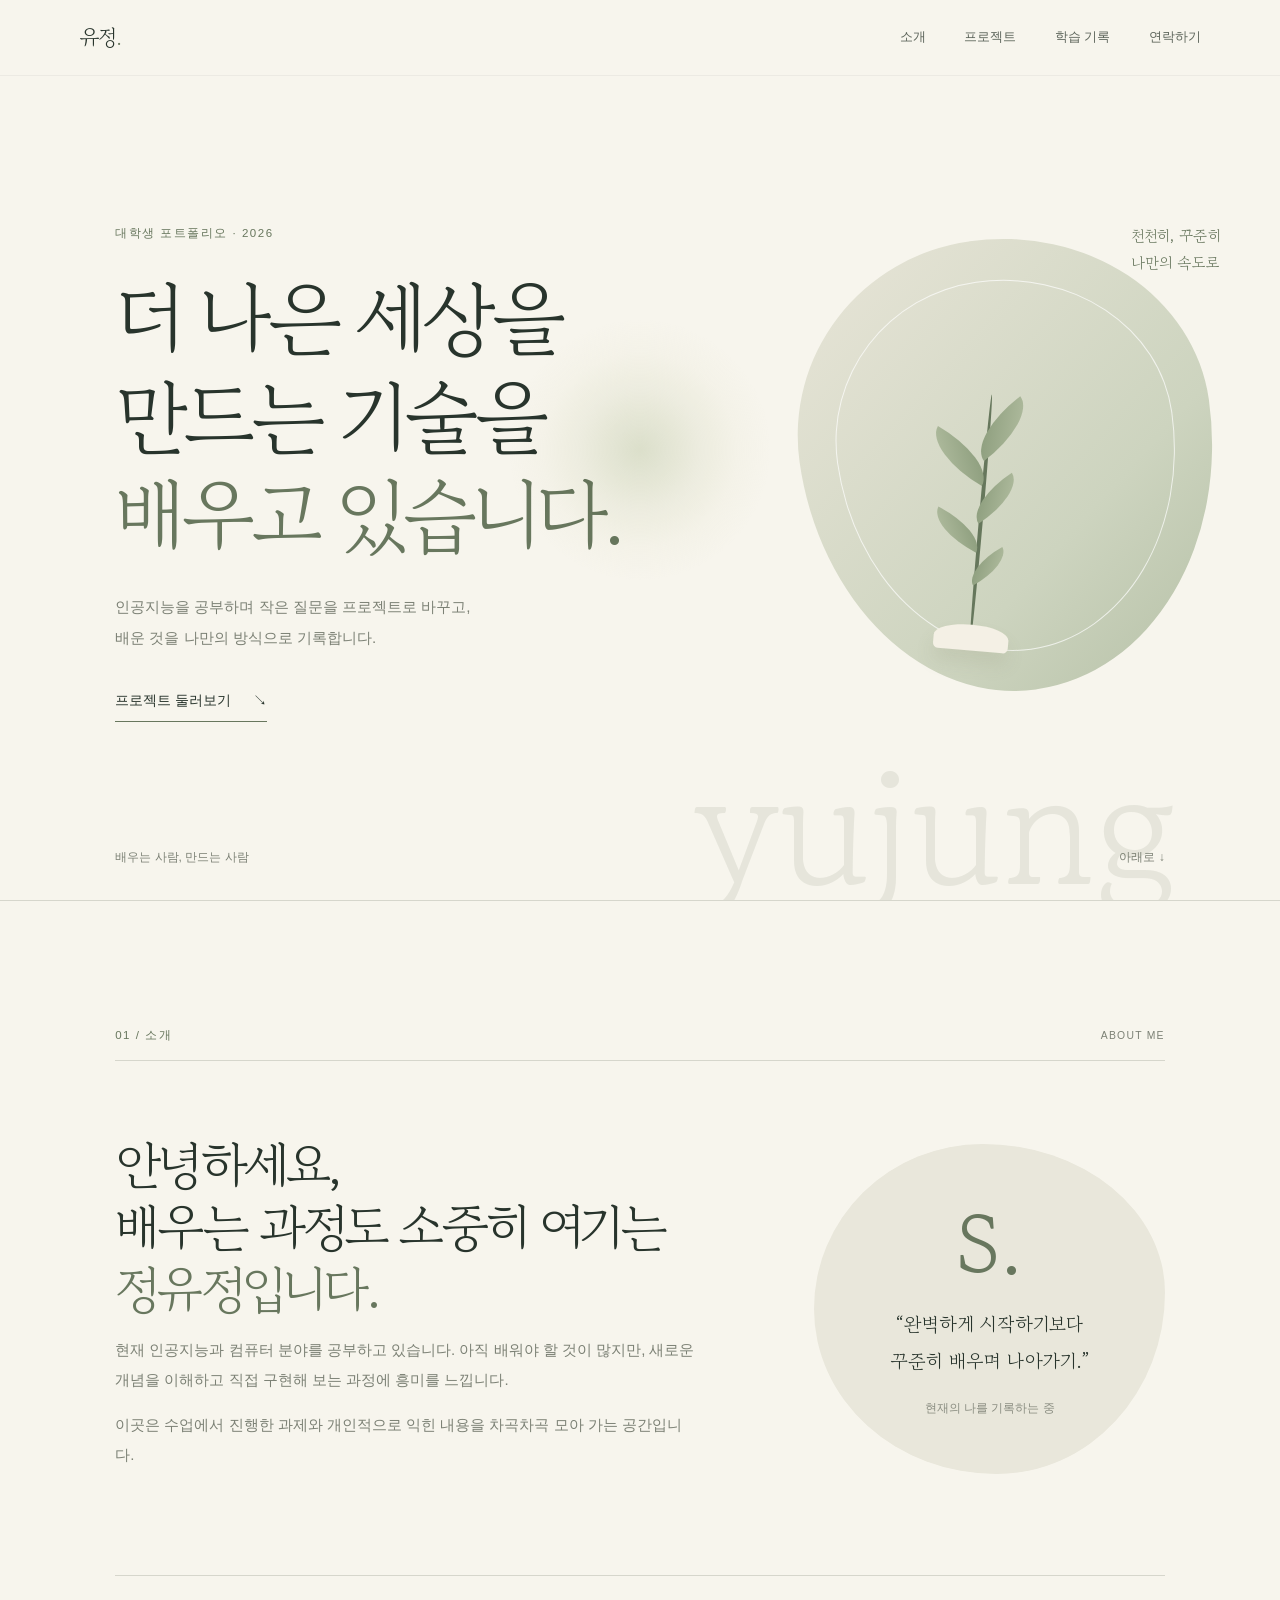
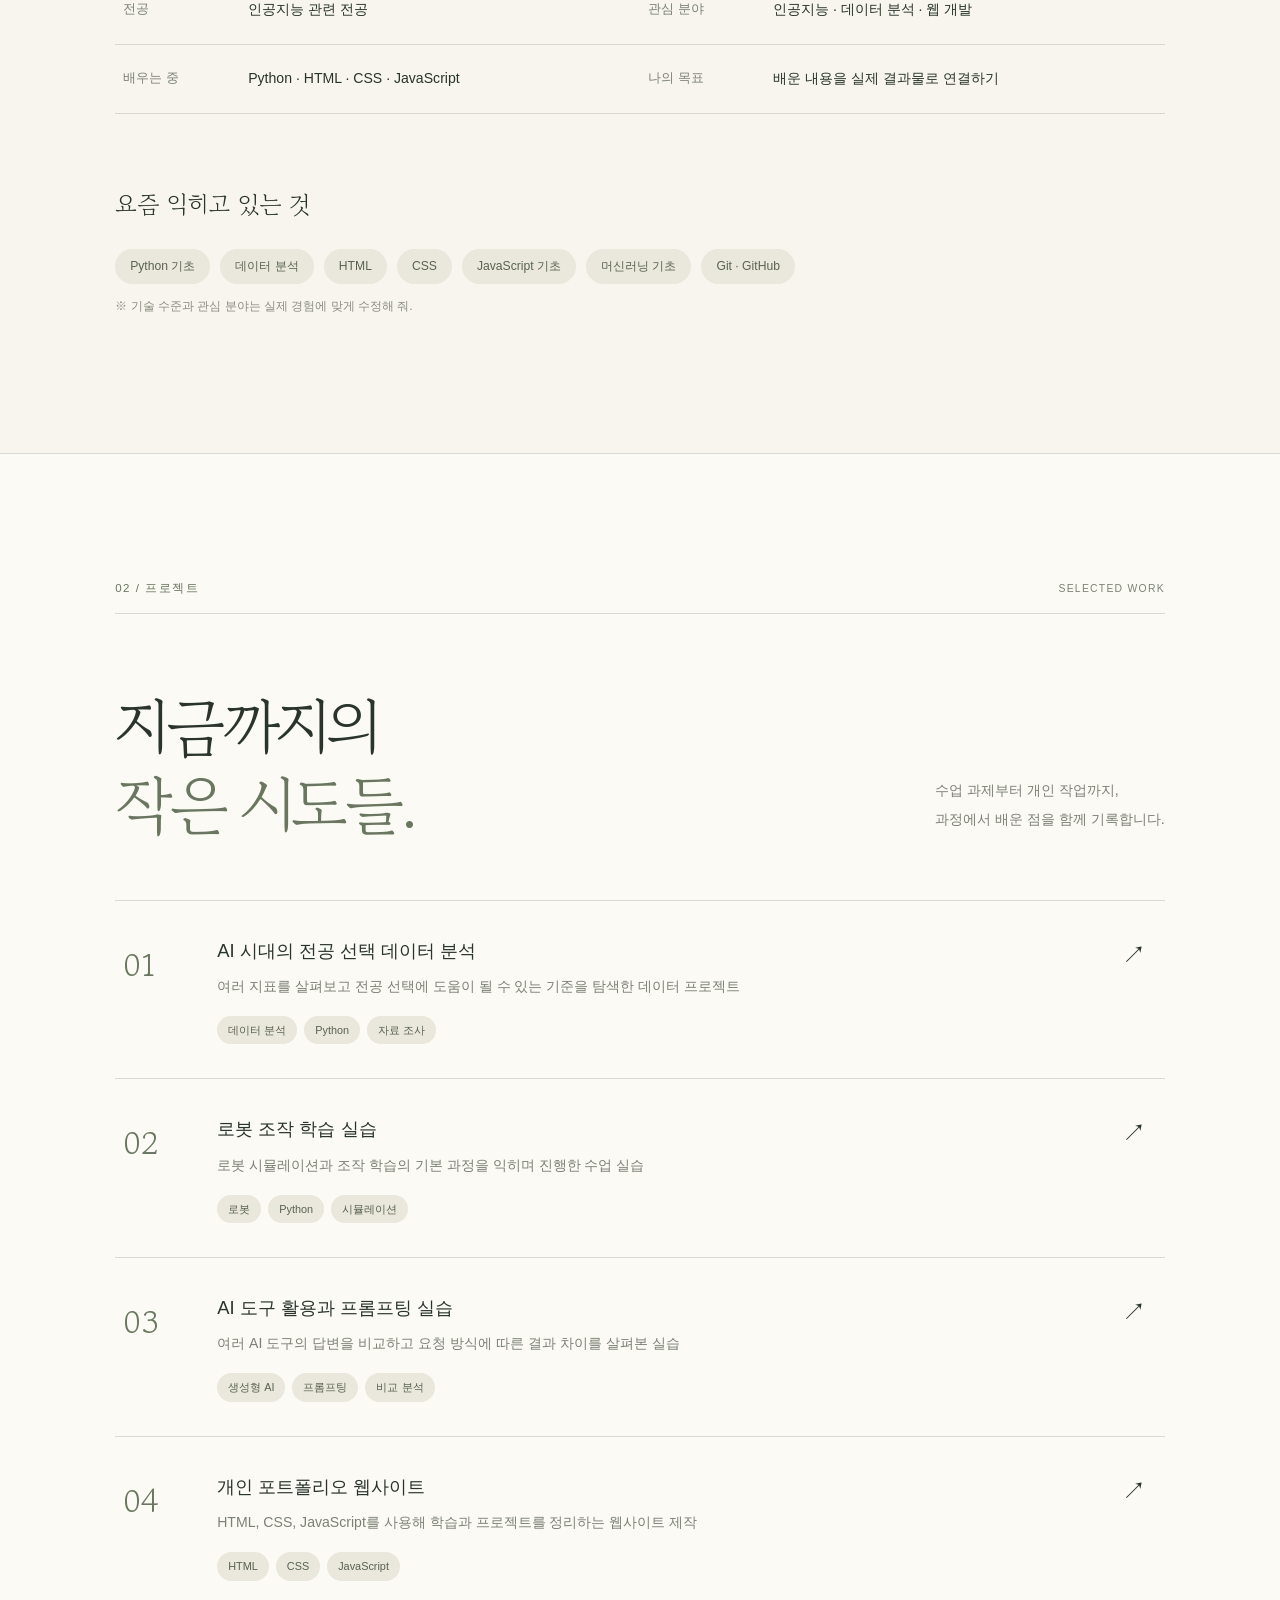
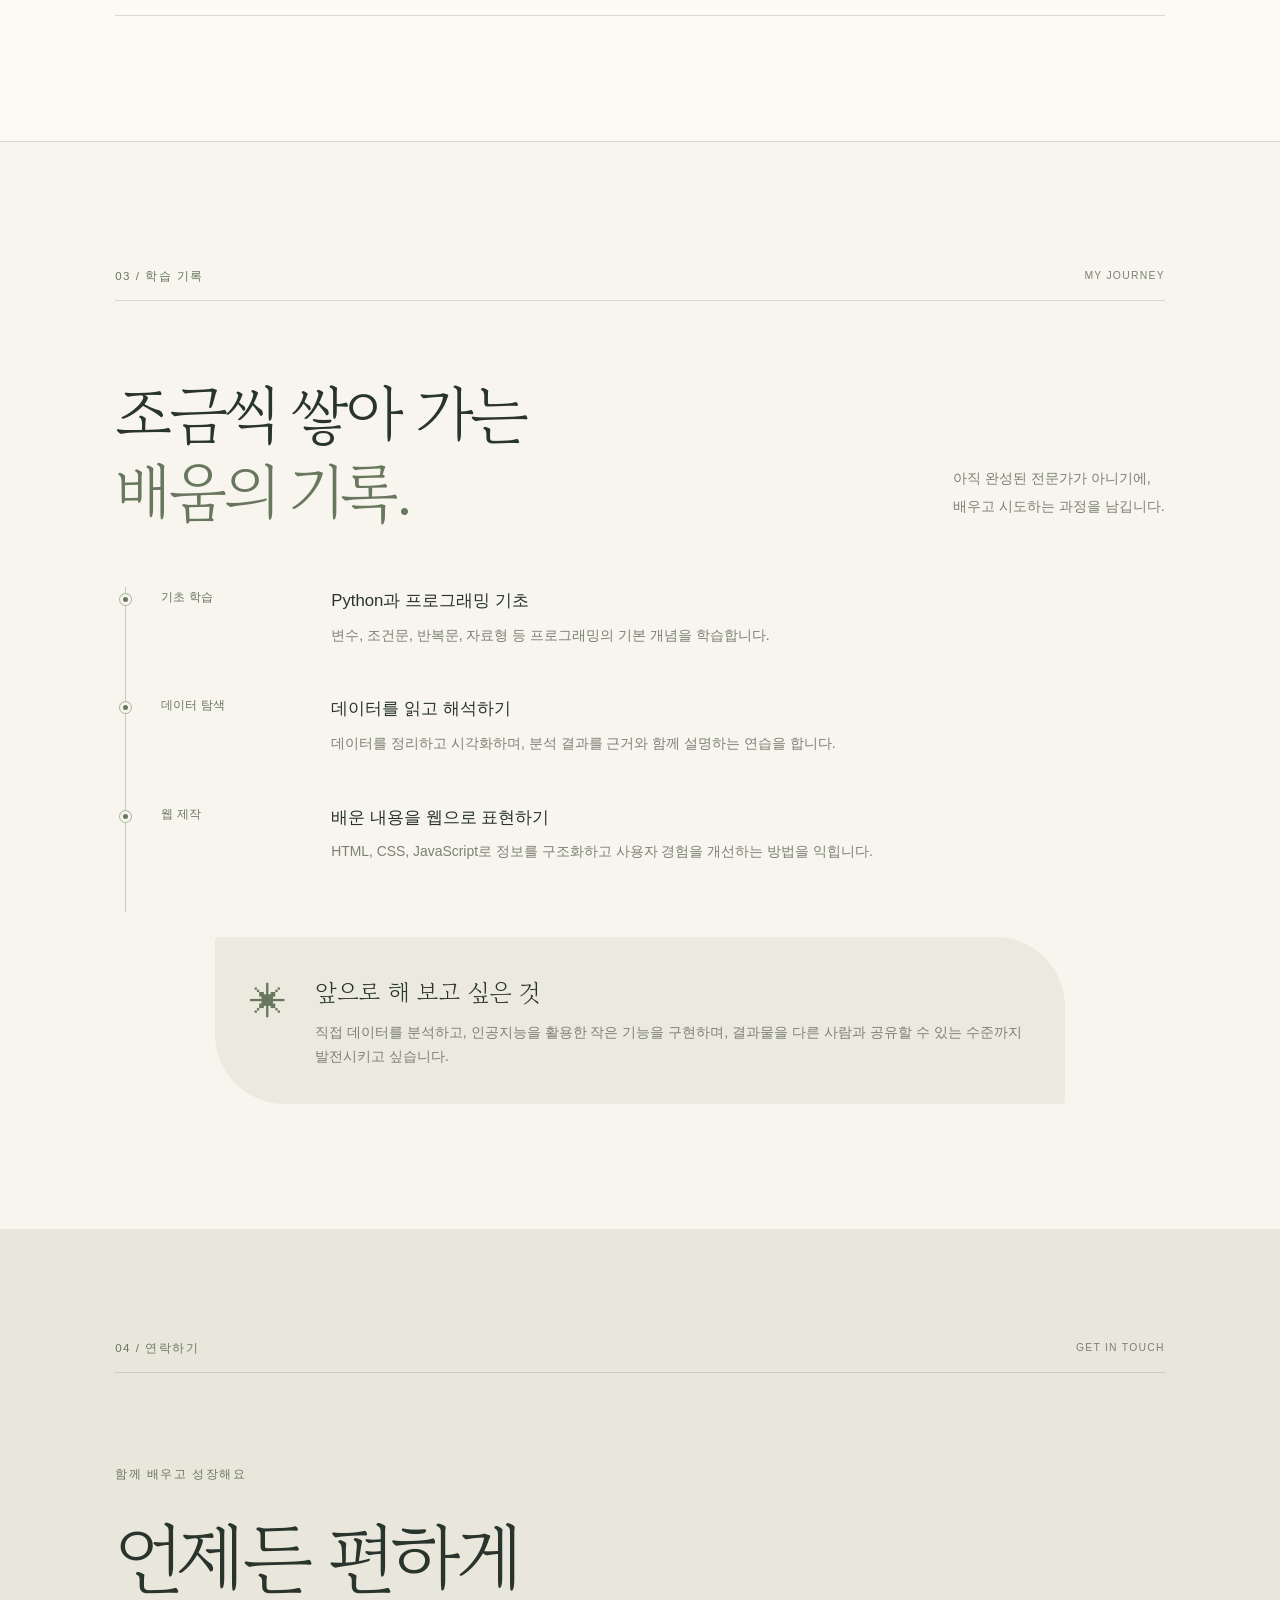
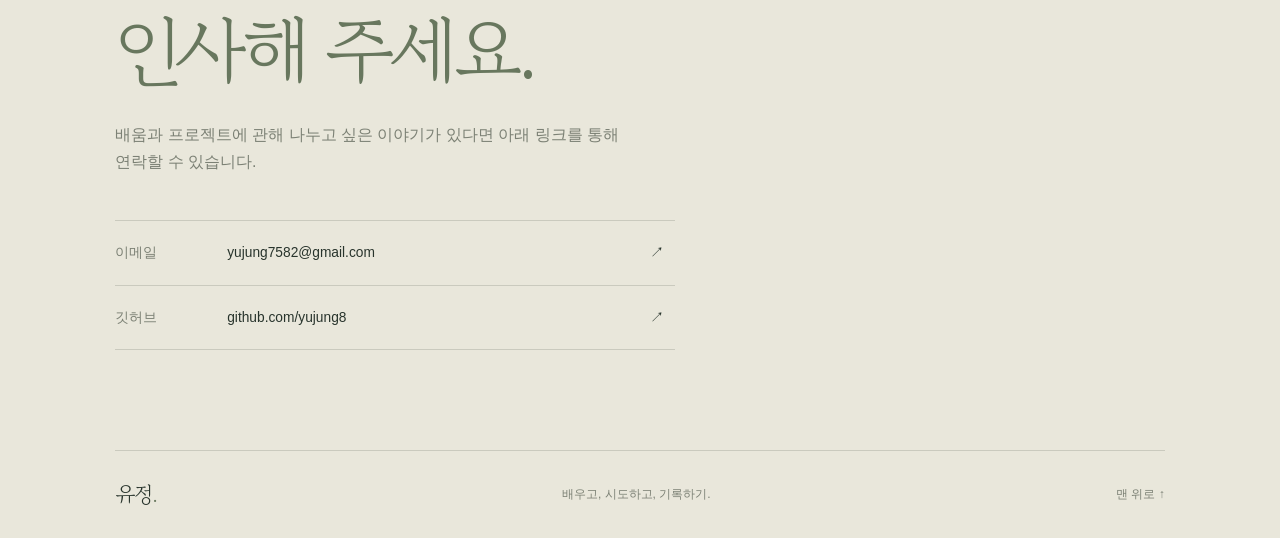
<file: index.html>
<!doctype html>
<html lang="ko">

<head>
    <meta charset="utf-8">
    <meta name="viewport" content="width=device-width,initial-scale=1">
    <meta name="description" content="인공지능을 공부하며 배움과 프로젝트를 기록하는 대학생 포트폴리오">
    <title>정유정 | 포트폴리오</title>
    <link rel="preconnect" href="https://fonts.googleapis.com">
    <link rel="preconnect" href="https://fonts.gstatic.com" crossorigin>
    <link
        href="https://fonts.googleapis.com/css2?family=Gowun+Batang:wght@400;700&family=Pretendard:wght@300;400;500;600;700&display=swap"
        rel="stylesheet">
    <link rel="stylesheet" href="style.css">
    <script src="main.js" defer></script>
</head>

<body>
    <div class="cursor-glow" aria-hidden="true"></div>
    <header class="site-header"><a class="brand" href="#home">유정<span>.</span></a><button class="menu-toggle"
            aria-label="메뉴 열기" aria-expanded="false">메뉴 ＋</button>
        <nav class="nav"><a href="#about">소개</a><a href="#projects">프로젝트</a><a href="#learning">학습 기록</a><a
                href="#contact">연락하기</a></nav>
    </header>
    <main>
        <section class="hero section-shell" id="home">
            <div class="hero-copy">
                <p class="eyebrow reveal">대학생 포트폴리오 · 2026</p>
                <h1 class="reveal">더 나은 세상을<br>만드는 기술을<br><em>배우고 있습니다.</em></h1>
                <p class="hero-description reveal">인공지능을 공부하며 작은 질문을 프로젝트로 바꾸고,<br class="desktop-only"> 배운 것을 나만의 방식으로
                    기록합니다.</p><a class="text-link reveal" href="#projects">프로젝트 둘러보기 <span>↘</span></a>
            </div>
            <div class="hero-art reveal" aria-hidden="true">
                <div class="art-circle"></div>
                <div class="art-label">천천히, 꾸준히<br>나만의 속도로</div>
                <div class="art-plant"><span class="stem"></span><i></i><i></i><i></i><i></i><i></i></div>
            </div>
            <div class="hero-bottom"><span>배우는 사람, 만드는 사람</span><a href="#about">아래로 ↓</a></div>
            <div class="hero-watermark" aria-hidden="true">yujung</div>
        </section>
        <section class="section section-shell" id="about">
            <div class="section-heading reveal">
                <p class="eyebrow">01 / 소개</p><span>ABOUT ME</span>
            </div>
            <div class="about-grid">
                <div class="about-intro reveal">
                    <h2>안녕하세요,<br>배우는 과정도 소중히 여기는<br><em>정유정입니다.</em></h2>
                    <p>현재 인공지능과 컴퓨터 분야를 공부하고 있습니다. 아직 배워야 할 것이 많지만, 새로운 개념을 이해하고 직접 구현해 보는 과정에 흥미를 느낍니다.</p>
                    <p>이곳은 수업에서 진행한 과제와 개인적으로 익힌 내용을 차곡차곡 모아 가는 공간입니다.</p>
                </div>
                <div class="profile-card reveal">
                    <div class="profile-mark">S.</div>
                    <p class="profile-quote">“완벽하게 시작하기보다<br>꾸준히 배우며 나아가기.”</p><span class="profile-caption">현재의 나를 기록하는
                        중</span>
                </div>
            </div>
            <div class="facts reveal">
                <div><span>전공</span><strong>인공지능 관련 전공</strong></div>
                <div><span>관심 분야</span><strong>인공지능 · 데이터 분석 · 웹 개발</strong></div>
                <div><span>배우는 중</span><strong>Python · HTML · CSS · JavaScript</strong></div>
                <div><span>나의 목표</span><strong>배운 내용을 실제 결과물로 연결하기</strong></div>
            </div>
            <div class="skills reveal">
                <h3>요즘 익히고 있는 것</h3>
                <div class="skill-list"><span>Python 기초</span><span>데이터
                        분석</span><span>HTML</span><span>CSS</span><span>JavaScript 기초</span><span>머신러닝
                        기초</span><span>Git · GitHub</span></div>
                <p class="small-note">※ 기술 수준과 관심 분야는 실제 경험에 맞게 수정해 줘.</p>
            </div>
        </section>
        <section class="section projects-section section-shell" id="projects">
            <div class="section-heading reveal">
                <p class="eyebrow">02 / 프로젝트</p><span>SELECTED WORK</span>
            </div>
            <div class="section-title-row reveal">
                <h2>지금까지의<br><em>작은 시도들.</em></h2>
                <p>수업 과제부터 개인 작업까지,<br>과정에서 배운 점을 함께 기록합니다.</p>
            </div>
            <div class="project-list">
                <a class="project-row reveal" href="project.html?project=major"><span class="project-number">01</span>
                    <div class="project-main">
                        <h3>AI 시대의 전공 선택 데이터 분석</h3>
                        <p>여러 지표를 살펴보고 전공 선택에 도움이 될 수 있는 기준을 탐색한 데이터 프로젝트</p>
                        <div class="tags"><span>데이터 분석</span><span>Python</span><span>자료 조사</span></div>
                    </div><span class="project-arrow">↗</span>
                </a>
                <a class="project-row reveal" href="project.html?project=robot"><span class="project-number">02</span>
                    <div class="project-main">
                        <h3>로봇 조작 학습 실습</h3>
                        <p>로봇 시뮬레이션과 조작 학습의 기본 과정을 익히며 진행한 수업 실습</p>
                        <div class="tags"><span>로봇</span><span>Python</span><span>시뮬레이션</span></div>
                    </div><span class="project-arrow">↗</span>
                </a>
                <a class="project-row reveal" href="project.html?project=prompt"><span class="project-number">03</span>
                    <div class="project-main">
                        <h3>AI 도구 활용과 프롬프팅 실습</h3>
                        <p>여러 AI 도구의 답변을 비교하고 요청 방식에 따른 결과 차이를 살펴본 실습</p>
                        <div class="tags"><span>생성형 AI</span><span>프롬프팅</span><span>비교 분석</span></div>
                    </div><span class="project-arrow">↗</span>
                </a>
                <a class="project-row reveal" href="project.html?project=web"><span class="project-number">04</span>
                    <div class="project-main">
                        <h3>개인 포트폴리오 웹사이트</h3>
                        <p>HTML, CSS, JavaScript를 사용해 학습과 프로젝트를 정리하는 웹사이트 제작</p>
                        <div class="tags"><span>HTML</span><span>CSS</span><span>JavaScript</span></div>
                    </div><span class="project-arrow">↗</span>
                </a>
            </div>
        </section>
        <section class="section section-shell" id="learning">
            <div class="section-heading reveal">
                <p class="eyebrow">03 / 학습 기록</p><span>MY JOURNEY</span>
            </div>
            <div class="section-title-row reveal">
                <h2>조금씩 쌓아 가는<br><em>배움의 기록.</em></h2>
                <p>아직 완성된 전문가가 아니기에,<br>배우고 시도하는 과정을 남깁니다.</p>
            </div>
            <div class="timeline">
                <article class="timeline-item reveal"><span class="timeline-dot"></span><time>기초 학습</time>
                    <div>
                        <h3>Python과 프로그래밍 기초</h3>
                        <p>변수, 조건문, 반복문, 자료형 등 프로그래밍의 기본 개념을 학습합니다.</p>
                    </div>
                </article>
                <article class="timeline-item reveal"><span class="timeline-dot"></span><time>데이터 탐색</time>
                    <div>
                        <h3>데이터를 읽고 해석하기</h3>
                        <p>데이터를 정리하고 시각화하며, 분석 결과를 근거와 함께 설명하는 연습을 합니다.</p>
                    </div>
                </article>
                <article class="timeline-item reveal"><span class="timeline-dot"></span><time>웹 제작</time>
                    <div>
                        <h3>배운 내용을 웹으로 표현하기</h3>
                        <p>HTML, CSS, JavaScript로 정보를 구조화하고 사용자 경험을 개선하는 방법을 익힙니다.</p>
                    </div>
                </article>
            </div>
            <div class="goal-note reveal"><span class="goal-symbol">✳</span>
                <div>
                    <h3>앞으로 해 보고 싶은 것</h3>
                    <p>직접 데이터를 분석하고, 인공지능을 활용한 작은 기능을 구현하며, 결과물을 다른 사람과 공유할 수 있는 수준까지 발전시키고 싶습니다.</p>
                </div>
            </div>
        </section>
        <section class="contact-section section-shell" id="contact">
            <div class="section-heading reveal">
                <p class="eyebrow">04 / 연락하기</p><span>GET IN TOUCH</span>
            </div>
            <div class="contact-content reveal">
                <p class="eyebrow">함께 배우고 성장해요</p>
                <h2>언제든 편하게<br><em>인사해 주세요.</em></h2>
                <p>배움과 프로젝트에 관해 나누고 싶은 이야기가 있다면 아래 링크를 통해 연락할 수 있습니다.</p>
                <div class="contact-links"><a
                        href="mailto:yujung7582@gmail.com"><span>이메일</span><strong>yujung7582@gmail.com</strong><b>↗</b></a><a
                        href="https://github.com/yujung8" target="_blank"
                        rel="noreferrer"><span>깃허브</span><strong>github.com/yujung8</strong><b>↗</b></a></div>
            </div>
            <footer><a class="brand" href="#home">유정<span>.</span></a><span>배우고, 시도하고, 기록하기.</span><a href="#home">맨 위로
                    ↑</a></footer>
        </section>
    </main>
</body>

</html>
</file>
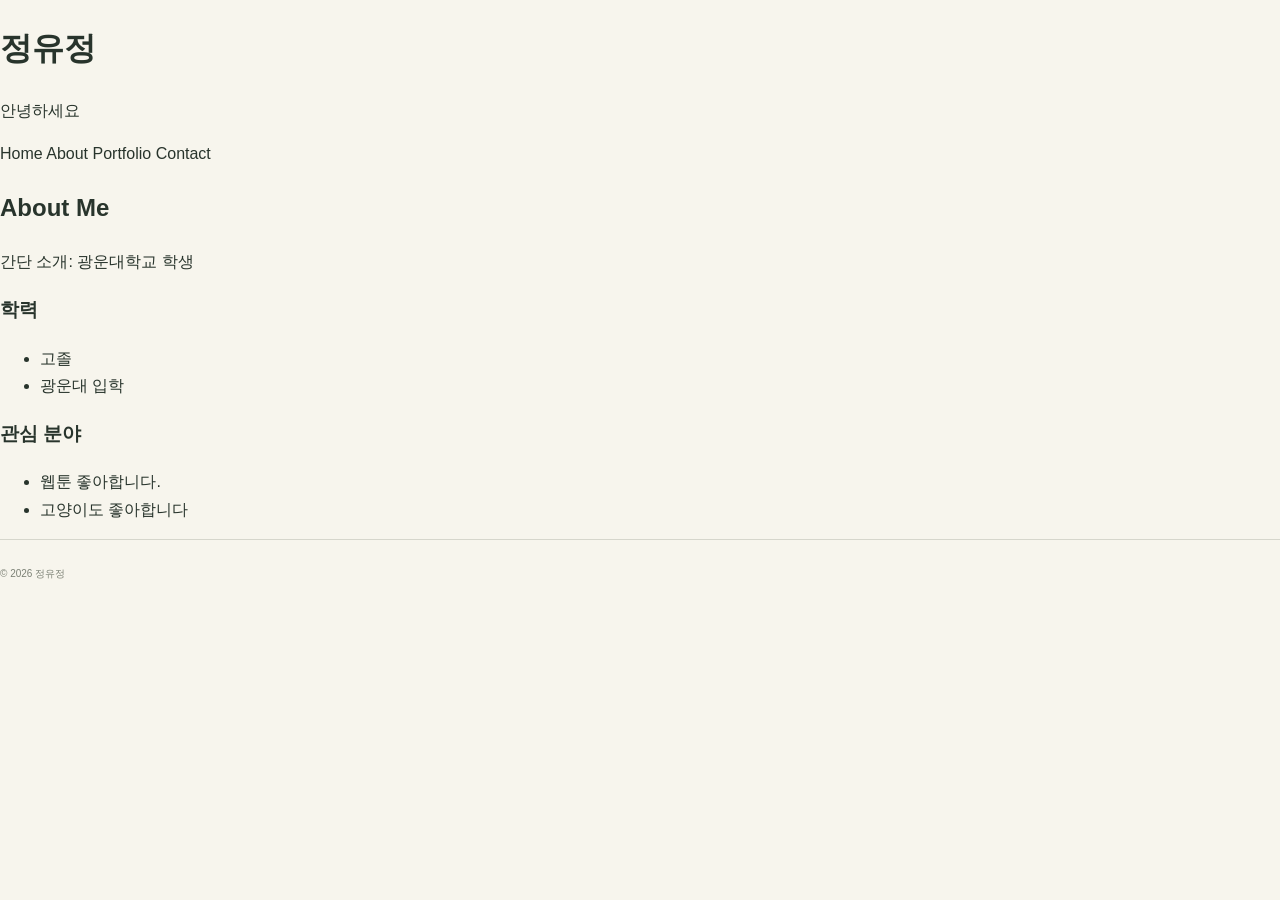
<file: about.html>
<!DOCTYPE html>
<html lang="ko">
<head>
  <meta charset="UTF-8" />
  <meta name="viewport" content="width=device-width, initial-scale=1.0"/>
  <title>인터넷활용 실습 템플릿</title>
  <link rel="stylesheet" href="style.css">
</head>
<body>
<header>
  <h1> 정유정 </h1>
  <p class="subtitle"> 안녕하세요 </p>
</header>
<nav>
  <a href="index.html">Home</a>
  <a href="about.html">About</a>
  <a href="portfolio.html">Portfolio</a>
  <a href="contact.html">Contact</a>
</nav>
<main class="container">
<section>
  <h2>About Me</h2>
  <p>간단 소개: 광운대학교 학생</p>
  <h3>학력</h3>
  <ul>
    <li>고졸</li>
    <li>광운대 입학</li>
  </ul>
  <h3>관심 분야</h3>
  <ul>
    <li>웹툰 좋아합니다. </li>
    <li>고양이도 좋아합니다 </li>
  </ul>
</section>
</main>
<footer>
  <small>&copy; <span id="year"></span> 정유정 </small>
</footer>
<script src="script.js"></script>
</body>
</html>
</file>
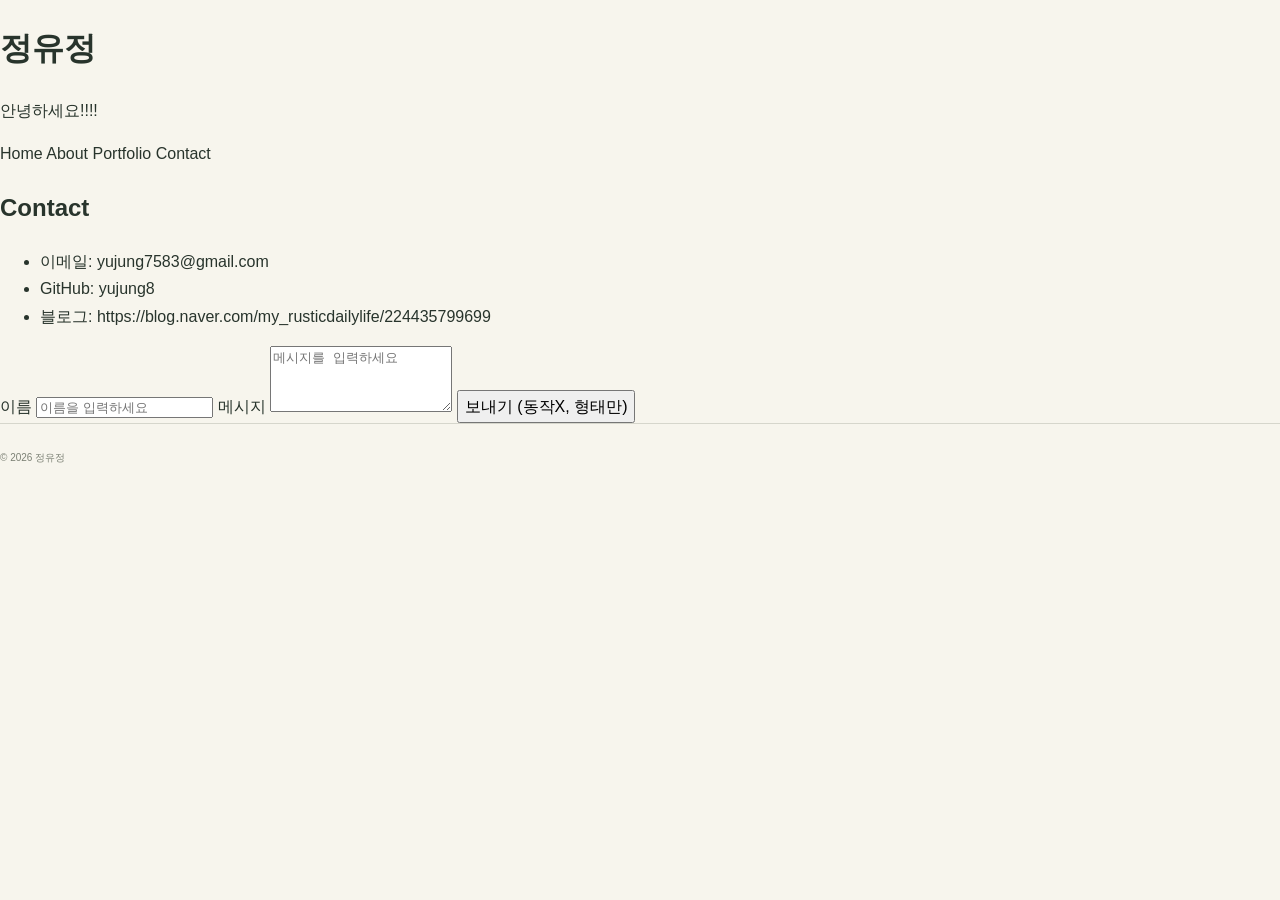
<file: contact.html>
<!DOCTYPE html>
<html lang="ko">
<head>
  <meta charset="UTF-8" />
  <meta name="viewport" content="width=device-width, initial-scale=1.0"/>
  <title>인터넷활용 실습 템플릿</title>
  <link rel="stylesheet" href="style.css">
</head>
<body>
<header>
  <h1>정유정 </h1>
  <p class="subtitle">안녕하세요!!!! </p>
</header>
<nav>
  <a href="index.html">Home</a>
  <a href="about.html">About</a>
  <a href="portfolio.html">Portfolio</a>
  <a href="contact.html">Contact</a>
</nav>
<main class="container">
<section>
  <h2>Contact</h2>
  <ul>
    <li>이메일: yujung7583@gmail.com </li>
    <li>GitHub: yujung8 </li>
    <li>블로그: https://blog.naver.com/my_rusticdailylife/224435799699</li>
  </ul>
  <!-- 아래는 정말 기본 예시 폼입니다. JS 없이도 동작하지 않아도 되며, 형태만 제공합니다. -->
  <form class="contact-form" onsubmit="return false;">
    <label>이름</label>
    <input type="text" placeholder="이름을 입력하세요">
    <label>메시지</label>
    <textarea rows="4" placeholder="메시지를 입력하세요"></textarea>
    <button type="submit">보내기 (동작X, 형태만)</button>
  </form>
</section>
</main>
<footer>
  <small>&copy; <span id="year"></span> 정유정 </small>
</footer>
<script src="script.js"></script>
</body>
</html>
</file>
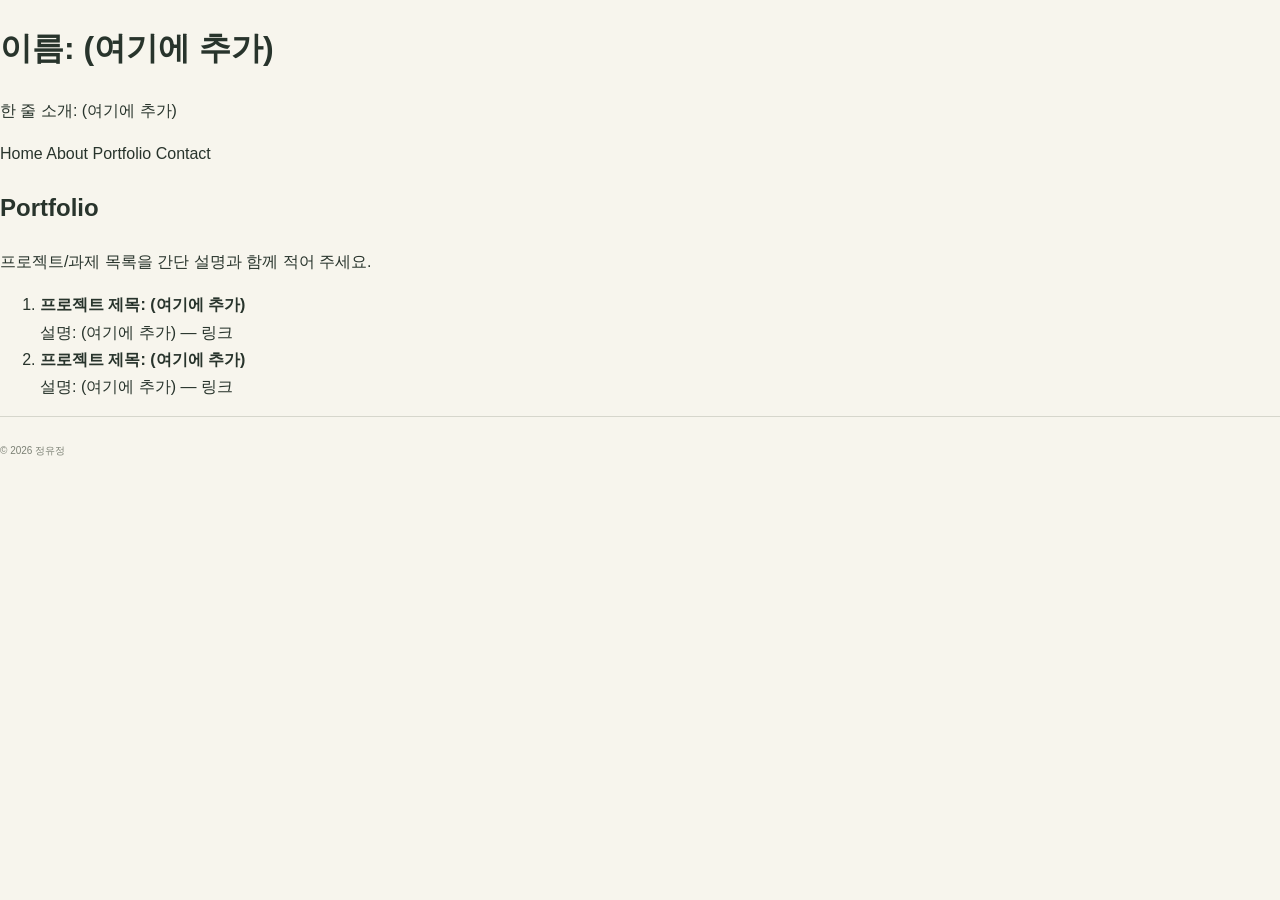
<file: portfolio.html>
<!DOCTYPE html>
<html lang="ko">
<head>
  <meta charset="UTF-8" />
  <meta name="viewport" content="width=device-width, initial-scale=1.0"/>
  <title>인터넷활용 실습 템플릿</title>
  <link rel="stylesheet" href="style.css">
</head>
<body>
<header>
  <h1>이름: (여기에 추가)</h1>
  <p class="subtitle">한 줄 소개: (여기에 추가)</p>
</header>
<nav>
  <a href="index.html">Home</a>
  <a href="about.html">About</a>
  <a href="portfolio.html">Portfolio</a>
  <a href="contact.html">Contact</a>
</nav>
<main class="container">
<section>
  <h2>Portfolio</h2>
  <p>프로젝트/과제 목록을 간단 설명과 함께 적어 주세요.</p>
  <ol>
    <li>
      <strong>프로젝트 제목: (여기에 추가)</strong><br>
      설명: (여기에 추가) — <a href="(깃허브 또는 배포 링크)">링크</a>
    </li>
    <li>
      <strong>프로젝트 제목: (여기에 추가)</strong><br>
      설명: (여기에 추가) — <a href="(깃허브 또는 배포 링크)">링크</a>
    </li>
  </ol>
</section>
</main>
<footer>
  <small>&copy; <span id="year"></span> 정유정 </small>
</footer>
<script src="script.js"></script>
</body>
</html>
</file>
<file: style.css>
:root {
    --cream: #f7f5ed;
    --paper: #fbfaf5;
    --beige: #e9e5d8;
    --sage: #aeb99d;
    --sage-dark: #68775e;
    --ink: #28342c;
    --muted: #7c8175;
    --line: rgba(62, 75, 59, .18);
    --serif: "Gowun Batang", Georgia, serif;
    --sans: "Pretendard", "Malgun Gothic", sans-serif
}

* {
    box-sizing: border-box
}

html {
    scroll-behavior: smooth;
    scroll-padding-top: 90px
}

body {
    margin: 0;
    background: var(--cream);
    color: var(--ink);
    font-family: var(--sans);
    line-height: 1.7;
    overflow-x: hidden
}

a {
    color: inherit;
    text-decoration: none
}

button {
    font: inherit
}

::selection {
    background: #d6dfc9;
    color: var(--ink)
}


.cursor-glow {
    position: fixed;
    z-index: 9999; /* 메뉴 바 위에도 빛이 보이도록 */
    top: 0;
    left: 0;
    width: 260px;
    height: 260px;
    border-radius: 50%;
    pointer-events: none;
    opacity: 0;
    transform: translate3d(-50%, -50%, 0);
    background: radial-gradient(
        circle,
        rgba(178, 194, 153, 0.36),
        rgba(198, 207, 174, 0.19) 32%,
        rgba(218, 220, 194, 0.08) 53%,
        transparent 72%
    );
    transition: opacity 0.35s;
    mix-blend-mode: multiply;
}


body.cursor-ready .cursor-glow {
    opacity: 1
}

.site-header {
    position: sticky;
    z-index: 30;
    top: 0;
    display: flex;
    justify-content: space-between;
    align-items: center;
    min-height: 76px;
    padding: 0 6.2vw;
    border-bottom: 1px solid #3e4b5910;
    background: #f7f5edda;
    backdrop-filter: blur(16px)
}

.brand {
    font-family: var(--serif);
    font-size: 1.35rem;
    letter-spacing: -.06em
}

.brand span {
    color: var(--sage-dark)
}

.nav {
    display: flex;
    gap: clamp(18px, 3vw, 42px);
    font-size: .82rem
}

.nav a,
.back-link {
    color: #5d655b;
    transition: color .2s
}

.nav a:hover,
.back-link:hover {
    color: var(--sage-dark)
}

.menu-toggle {
    display: none;
    border: 0;
    background: none;
    color: var(--ink)
}

.section-shell {
    padding-left: 9vw;
    padding-right: 9vw
}

.hero {
    min-height: calc(100svh - 76px);
    position: relative;
    display: flex;
    align-items: center;
    overflow: hidden;
    padding-top: 90px;
    padding-bottom: 120px
}

.hero-copy {
    position: relative;
    z-index: 2;
    width: min(64%, 720px)
}

.eyebrow {
    margin: 0 0 24px;
    color: var(--sage-dark);
    font-size: .72rem;
    letter-spacing: .13em
}

.hero h1,
.about-intro h2,
.section-title-row h2,
.contact-content h2,
.detail-page h1 {
    margin: 0;
    font-family: var(--serif);
    font-size: clamp(2.8rem, 6.3vw, 6.2rem);
    font-weight: 400;
    letter-spacing: -.075em;
    line-height: 1.22
}

h1 em,
h2 em {
    color: var(--sage-dark);
    font-style: normal
}

.hero-description {
    margin: 30px 0 27px;
    color: var(--muted);
    font-size: .95rem;
    line-height: 2
}

.text-link {
    display: inline-flex;
    align-items: center;
    gap: 22px;
    padding: 9px 0;
    border-bottom: 1px solid var(--sage-dark);
    font-size: .85rem
}

.text-link span {
    transition: transform .25s
}

.text-link:hover span {
    transform: translate(4px, -3px)
}

.hero-art {
    position: absolute;
    top: 13%;
    right: 5%;
    width: min(38vw, 470px);
    aspect-ratio: .85;
    display: grid;
    place-items: center
}

.art-circle {
    position: absolute;
    inset: 10% 0 8% 12%;
    border-radius: 48% 52% 51% 49%/43% 42% 58% 57%;
    background: linear-gradient(140deg, #e8e5d8, #cdd4bf 65%, #b5c0a6);
    transform: rotate(-8deg)
}

.art-circle:after {
    content: "";
    position: absolute;
    inset: 9%;
    border: 1px solid #ffffffb3;
    border-radius: inherit
}

.art-label {
    position: absolute;
    z-index: 2;
    right: -1%;
    top: 7%;
    color: var(--sage-dark);
    font-family: var(--serif);
    font-size: .95rem;
    line-height: 1.8
}

.art-plant {
    position: relative;
    z-index: 1;
    width: 4px;
    height: 45%;
    margin-top: 25%;
    background: #66775c;
    transform: rotate(5deg);
    border-radius: 100%
}

.art-plant:before {
    content: "";
    position: absolute;
    bottom: -8px;
    left: -35px;
    width: 75px;
    height: 26px;
    border-radius: 50% 50% 5px 5px;
    background: #f4f0e5;
    box-shadow: 0 12px 18px #77785b20
}

.art-plant i {
    position: absolute;
    width: 68px;
    height: 30px;
    background: linear-gradient(135deg, #839574, #b8c3a6);
    border-radius: 100% 0 100% 0;
    transform-origin: 0 100%
}

.art-plant i:nth-child(2) {
    top: 15%;
    transform: rotate(-42deg)
}

.art-plant i:nth-child(3) {
    top: 25%;
    transform: rotate(25deg) scaleX(-1)
}

.art-plant i:nth-child(4) {
    top: 40%;
    transform: rotate(-38deg) scale(.82)
}

.art-plant i:nth-child(5) {
    top: 52%;
    transform: rotate(22deg) scaleX(-1) scale(.8)
}

.art-plant i:nth-child(6) {
    top: 65%;
    transform: rotate(-34deg) scale(.65)
}

.hero-bottom {
    position: absolute;
    bottom: 33px;
    left: 9vw;
    right: 9vw;
    display: flex;
    justify-content: space-between;
    color: var(--muted);
    font-size: .75rem
}

.hero-watermark {
    position: absolute;
    right: 8vw;
    bottom: 0;
    color: #68775e1f;
    font-family: var(--serif);
    font-size: clamp(5rem, 13vw, 13rem);
    line-height: .9;
    pointer-events: none
}

.section {
    padding-top: 125px;
    padding-bottom: 125px;
    border-top: 1px solid var(--line)
}

.section-heading {
    display: flex;
    justify-content: space-between;
    align-items: center;
    gap: 20px;
    margin-bottom: 72px;
    border-bottom: 1px solid var(--line)
}

.section-heading .eyebrow {
    margin-bottom: 14px
}

.section-heading>span {
    padding-bottom: 14px;
    color: var(--muted);
    font-size: .65rem;
    letter-spacing: .12em
}

.about-grid {
    display: grid;
    grid-template-columns: 1.25fr .75fr;
    gap: 9vw;
    align-items: center
}

.about-intro h2 {
    font-size: clamp(2rem, 4vw, 3.8rem)
}

.about-intro p {
    max-width: 590px;
    color: var(--muted);
    line-height: 2;
    font-size: .94rem
}

.profile-card {
    display: flex;
    flex-direction: column;
    justify-content: center;
    align-items: center;
    min-height: 330px;
    padding: 35px;
    border-radius: 48% 52% 48% 52%/50% 45% 55% 50%;
    background: #e9e7db;
    text-align: center;
    transform: rotate(2deg)
}

.profile-mark {
    color: var(--sage-dark);
    font-family: var(--serif);
    font-size: 5rem;
    line-height: 1.1
}

.profile-quote {
    font-family: var(--serif);
    font-size: 1.2rem;
    line-height: 1.9
}

.profile-caption,
.small-note {
    color: #8a8d81;
    font-size: .75rem
}

.facts {
    display: grid;
    grid-template-columns: 1fr 1fr;
    margin-top: 90px;
    border-top: 1px solid var(--line)
}

.facts>div {
    display: flex;
    gap: 25px;
    padding: 22px 8px;
    border-bottom: 1px solid var(--line)
}

.facts span {
    flex: 0 0 100px;
    color: var(--muted);
    font-size: .82rem
}

.facts strong {
    font-size: .88rem;
    font-weight: 500
}

.skills {
    margin-top: 70px
}

.skills h3,
.goal-note h3 {
    margin: 0 0 24px;
    font-family: var(--serif);
    font-size: 1.5rem;
    font-weight: 400
}

.skill-list,
.tags {
    display: flex;
    flex-wrap: wrap;
    gap: 10px
}

.skill-list span,
.tags span {
    padding: 7px 15px;
    border-radius: 999px;
    background: #eae8dc;
    color: #58624f;
    font-size: .76rem
}

.projects-section {
    background: var(--paper)
}

.section-title-row {
    display: flex;
    justify-content: space-between;
    align-items: end;
    gap: 30px;
    margin-bottom: 58px
}

.section-title-row h2 {
    font-size: clamp(2.4rem, 5vw, 4.6rem)
}

.section-title-row>p {
    margin: 0 0 8px;
    color: var(--muted);
    font-size: .9rem;
    line-height: 2
}

.project-list {
    border-top: 1px solid var(--line)
}

.project-row {
    display: grid;
    grid-template-columns: 70px 1fr 35px;
    gap: 24px;
    align-items: start;
    padding: 34px 8px;
    border-bottom: 1px solid var(--line);
    transition: background .3s, padding .3s
}

.project-row:hover {
    padding-left: 20px;
    padding-right: 20px;
    background: #f0efe5
}

.project-number {
    padding-top: 3px;
    color: var(--sage-dark);
    font-family: var(--serif);
    font-size: 2rem
}

.project-main h3 {
    margin: 0 0 9px;
    font-size: 1.15rem;
    font-weight: 500
}

.project-main p {
    margin: 0 0 17px;
    color: var(--muted);
    font-size: .88rem
}

.project-arrow {
    font-size: 1.5rem;
    transition: transform .25s
}

.project-row:hover .project-arrow {
    transform: translate(4px, -4px)
}

.tags {
    gap: 7px
}

.tags span {
    padding: 5px 11px;
    font-size: .68rem
}

.timeline {
    max-width: 900px;
    margin: 20px 0 0 10px;
    border-left: 1px solid #c5cbb9
}

.timeline-item {
    position: relative;
    display: grid;
    grid-template-columns: 145px 1fr;
    gap: 25px;
    padding: 0 0 48px 35px
}

.timeline-dot {
    position: absolute;
    top: 7px;
    left: -6px;
    width: 11px;
    height: 11px;
    border: 3px solid var(--cream);
    border-radius: 50%;
    background: var(--sage-dark);
    box-shadow: 0 0 0 1px #aab59d
}

.timeline-item time {
    color: var(--sage-dark);
    font-size: .78rem
}

.timeline-item h3 {
    margin: 0 0 8px;
    font-size: 1.05rem;
    font-weight: 500
}

.timeline-item p {
    margin: 0;
    color: var(--muted);
    font-size: .87rem
}

.goal-note {
    display: flex;
    gap: 28px;
    align-items: flex-start;
    max-width: 850px;
    margin: 25px auto 0;
    padding: 35px;
    background: #eceade;
    border-radius: 4px 70px
}

.goal-symbol {
    color: var(--sage-dark);
    font-size: 2.3rem
}

.goal-note h3 {
    margin-bottom: 8px
}

.goal-note p {
    margin: 0;
    color: var(--muted);
    font-size: .88rem
}

.contact-section {
    padding-top: 110px;
    background: #e9e7db
}

.contact-content {
    max-width: 780px;
    padding: 20px 0 100px
}

.contact-content h2 {
    font-size: clamp(3rem, 6vw, 5.7rem)
}

.contact-content>p:not(.eyebrow) {
    max-width: 510px;
    margin: 25px 0 45px;
    color: var(--muted)
}

.contact-links {
    max-width: 560px;
    border-top: 1px solid var(--line)
}

.contact-links a {
    display: grid;
    grid-template-columns: 100px 1fr 25px;
    gap: 12px;
    padding: 20px 0;
    border-bottom: 1px solid var(--line);
    font-size: .86rem
}

.contact-links a span {
    color: var(--muted)
}

.contact-links a strong {
    font-weight: 500
}

.contact-links a b {
    font-weight: 400;
    transition: transform .2s
}

.contact-links a:hover b {
    transform: translate(3px, -3px)
}

footer,
.detail-footer {
    display: flex;
    justify-content: space-between;
    align-items: center;
    gap: 20px;
    padding-top: 25px;
    padding-bottom: 25px;
    border-top: 1px solid var(--line);
    color: var(--muted);
    font-size: .75rem
}

footer .brand,
.detail-footer .brand {
    color: var(--ink)
}

.detail-page {
    min-height: 80vh;
    padding-top: 65px;
    padding-bottom: 100px
}

.detail-page .section-heading {
    margin-bottom: 65px
}

.detail-category {
    margin-bottom: 18px
}

.detail-page h1 {
    max-width: 900px;
    font-size: clamp(2.7rem, 6vw, 5.5rem)
}

.detail-lead {
    max-width: 720px;
    margin: 25px 0 55px;
    color: var(--muted);
    font-size: 1.05rem;
    line-height: 2
}

.detail-meta {
    display: grid;
    grid-template-columns: repeat(3, 1fr);
    gap: 25px;
    padding: 25px 0;
    border-top: 1px solid var(--line);
    border-bottom: 1px solid var(--line)
}

.detail-meta div {
    display: flex;
    flex-direction: column;
    gap: 8px
}

.detail-meta span {
    color: var(--muted);
    font-size: .75rem
}

.detail-meta strong {
    font-size: .88rem;
    font-weight: 500
}

.detail-block {
    display: grid;
    grid-template-columns: 75px 1fr;
    gap: 20px;
    padding: 48px 0;
    border-bottom: 1px solid var(--line)
}

.detail-number {
    color: var(--sage-dark);
    font-family: var(--serif);
    font-size: 1.5rem
}

.detail-block h2 {
    margin: 0 0 16px;
    font-family: var(--serif);
    font-size: 1.7rem;
    font-weight: 400
}

.detail-block p,
.detail-block li {
    max-width: 780px;
    color: var(--muted);
    line-height: 2;
    font-size: .92rem
}

.detail-block ul {
    padding-left: 20px
}

.detail-back {
    margin-top: 35px
}

.reveal {
    opacity: 0;
    transform: translateY(22px);
    transition: opacity .75s, transform .75s cubic-bezier(.2, .7, .2, 1)
}

.reveal.is-visible {
    opacity: 1;
    transform: translateY(0)
}

@media(hover:none), (pointer:coarse) {
    .cursor-glow {
        display: none
    }
}

@media(max-width:760px) {
    .site-header {
        min-height: 66px;
        padding: 0 6vw
    }

    .menu-toggle {
        display: block
    }

    .nav {
        position: absolute;
        top: 65px;
        left: 0;
        right: 0;
        display: none;
        flex-direction: column;
        gap: 0;
        padding: 10px 6vw 18px;
        border-bottom: 1px solid var(--line);
        background: var(--cream)
    }

    .nav.is-open {
        display: flex
    }

    .nav a {
        padding: 11px 0
    }

    .section-shell {
        padding-left: 6vw;
        padding-right: 6vw
    }

    .hero {
        min-height: 790px;
        align-items: flex-start;
        padding-top: 75px;
        padding-bottom: 110px
    }

    .hero-copy {
        width: 100%
    }

    .hero h1 {
        font-size: clamp(2.7rem, 12vw, 4.7rem)
    }

    .hero-art {
        top: auto;
        bottom: 65px;
        right: 5%;
        width: 56vw;
        opacity: .82
    }

    .hero-description {
        font-size: .87rem
    }

    .hero-bottom {
        left: 6vw;
        right: 6vw;
        bottom: 20px
    }

    .hero-watermark {
        right: 3vw;
        bottom: 25px;
        font-size: 24vw
    }

    .section {
        padding-top: 85px;
        padding-bottom: 85px
    }

    .section-heading {
        margin-bottom: 45px
    }

    .about-grid {
        grid-template-columns: 1fr;
        gap: 35px
    }

    .about-intro h2 {
        font-size: clamp(2.1rem, 9vw, 3.2rem)
    }

    .profile-card {
        min-height: 250px;
        max-width: 360px;
        width: 90%;
        margin: auto
    }

    .facts {
        grid-template-columns: 1fr;
        margin-top: 55px
    }

    .facts>div {
        gap: 12px
    }

    .facts span {
        flex-basis: 88px
    }

    .section-title-row {
        align-items: flex-start;
        flex-direction: column;
        gap: 18px
    }

    .project-row {
        grid-template-columns: 42px 1fr 20px;
        gap: 12px;
        padding: 27px 0
    }

    .project-number {
        font-size: 1.5rem
    }

    .project-main h3 {
        font-size: 1rem
    }

    .project-main p {
        font-size: .82rem
    }

    .timeline-item {
        grid-template-columns: 1fr;
        gap: 7px;
        padding-left: 25px
    }

    .goal-note {
        padding: 25px;
        gap: 15px
    }

    .contact-content {
        padding-bottom: 65px
    }

    .contact-links a {
        grid-template-columns: 70px 1fr 20px;
        font-size: .78rem
    }

    footer,
    .detail-footer {
        flex-wrap: wrap
    }

    .detail-page {
        padding-top: 40px
    }

    .detail-meta {
        grid-template-columns: 1fr;
        gap: 17px
    }

    .detail-block {
        grid-template-columns: 38px 1fr;
        gap: 12px;
        padding: 35px 0
    }
}

@media(prefers-reduced-motion:reduce) {

    *,
    *::before,
    *::after {
        scroll-behavior: auto !important;
        transition-duration: .01ms !important;
        animation-duration: .01ms !important
    }

    .reveal {
        opacity: 1;
        transform: none
    }
}

.site-header a {
    position: relative;
    isolation: isolate;
    border-radius: 999px;
    transition: color 0.3s ease;
}

.site-header a::before {
    content: "";
    position: absolute;
    width: 100px;
    height: 100px;
    left: 50%;
    top: 50%;
    transform: translate(-50%, -50%) scale(0.5);
    border-radius: 50%;
    background: radial-gradient(
        circle,
        rgba(164, 183, 143, 0.65) 0%,
        rgba(214, 205, 174, 0.35) 40%,
        transparent 72%
    );
    opacity: 0;
    transition: opacity 0.3s ease, transform 0.3s ease;
    z-index: -1;
    pointer-events: none;
}

.site-header a.nav-glow::before {
    opacity: 1;
    transform: translate(-50%, -50%) scale(1);
}
</file>
